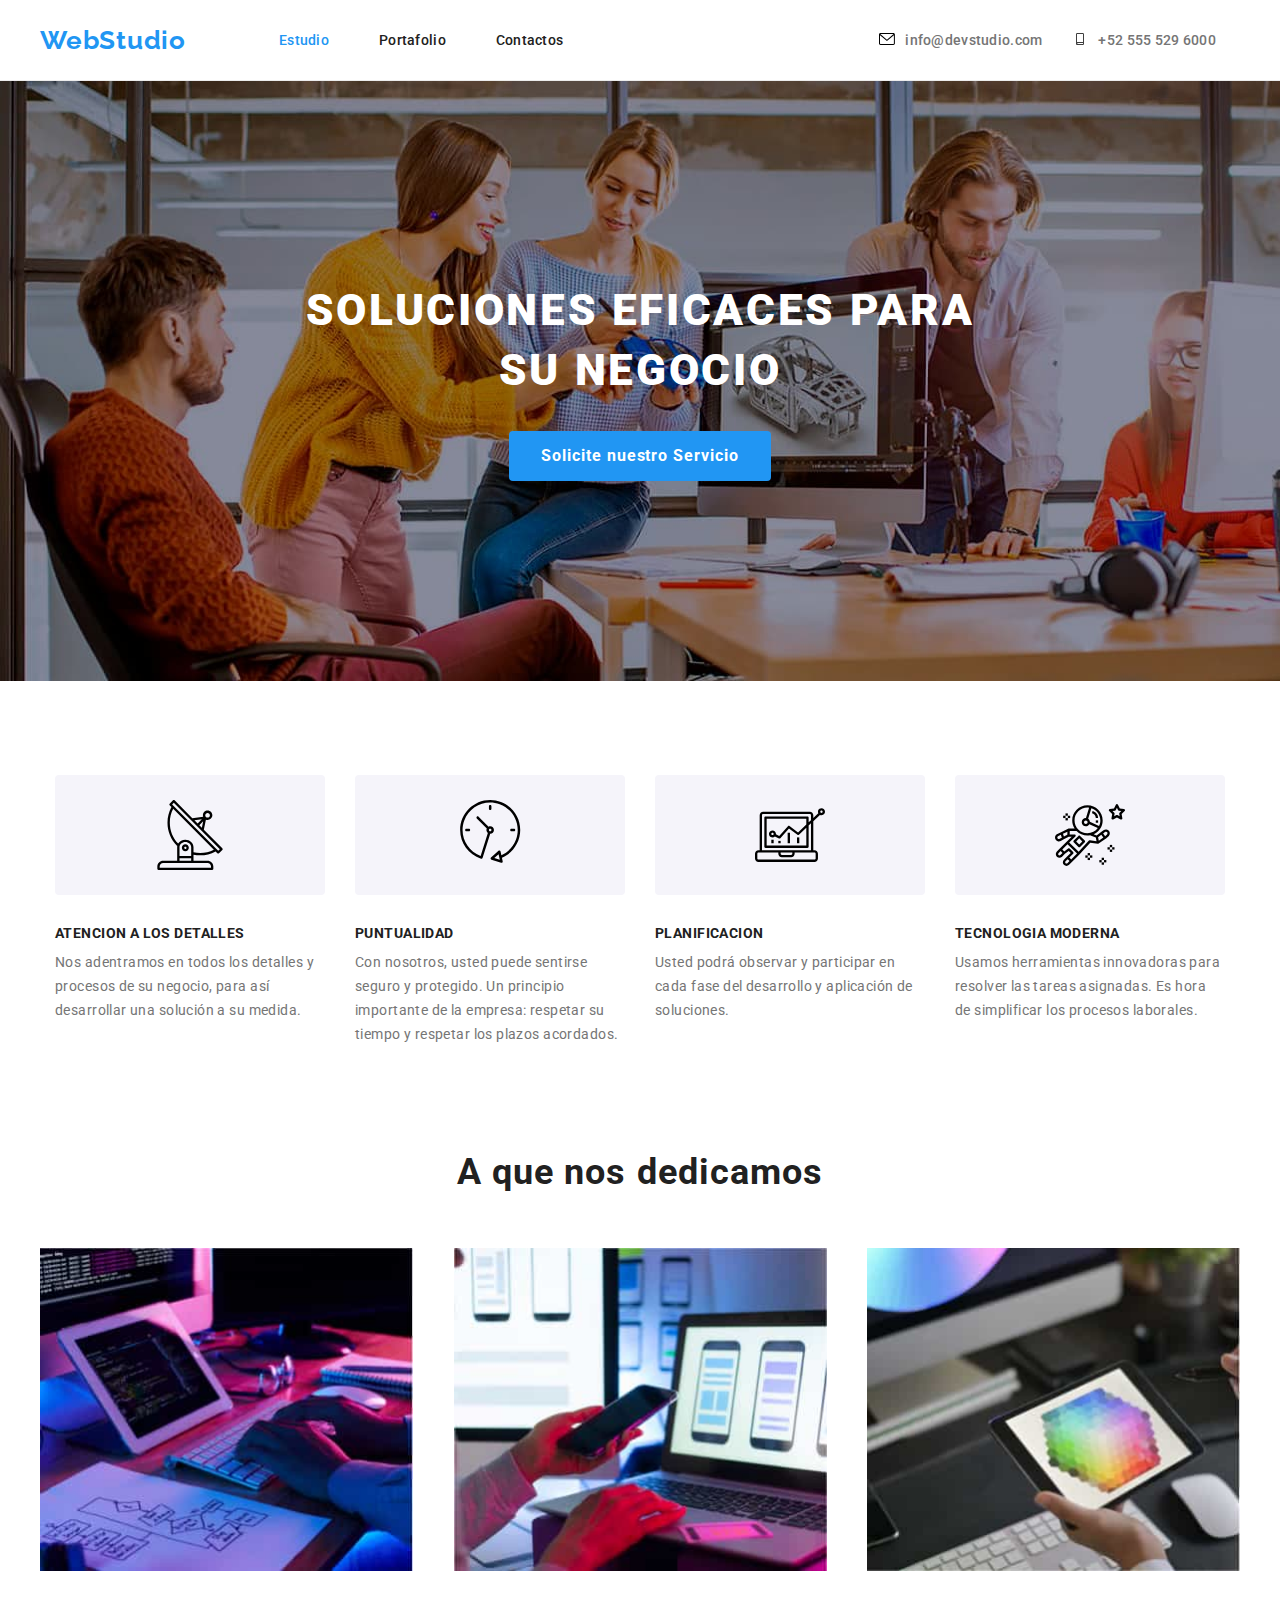
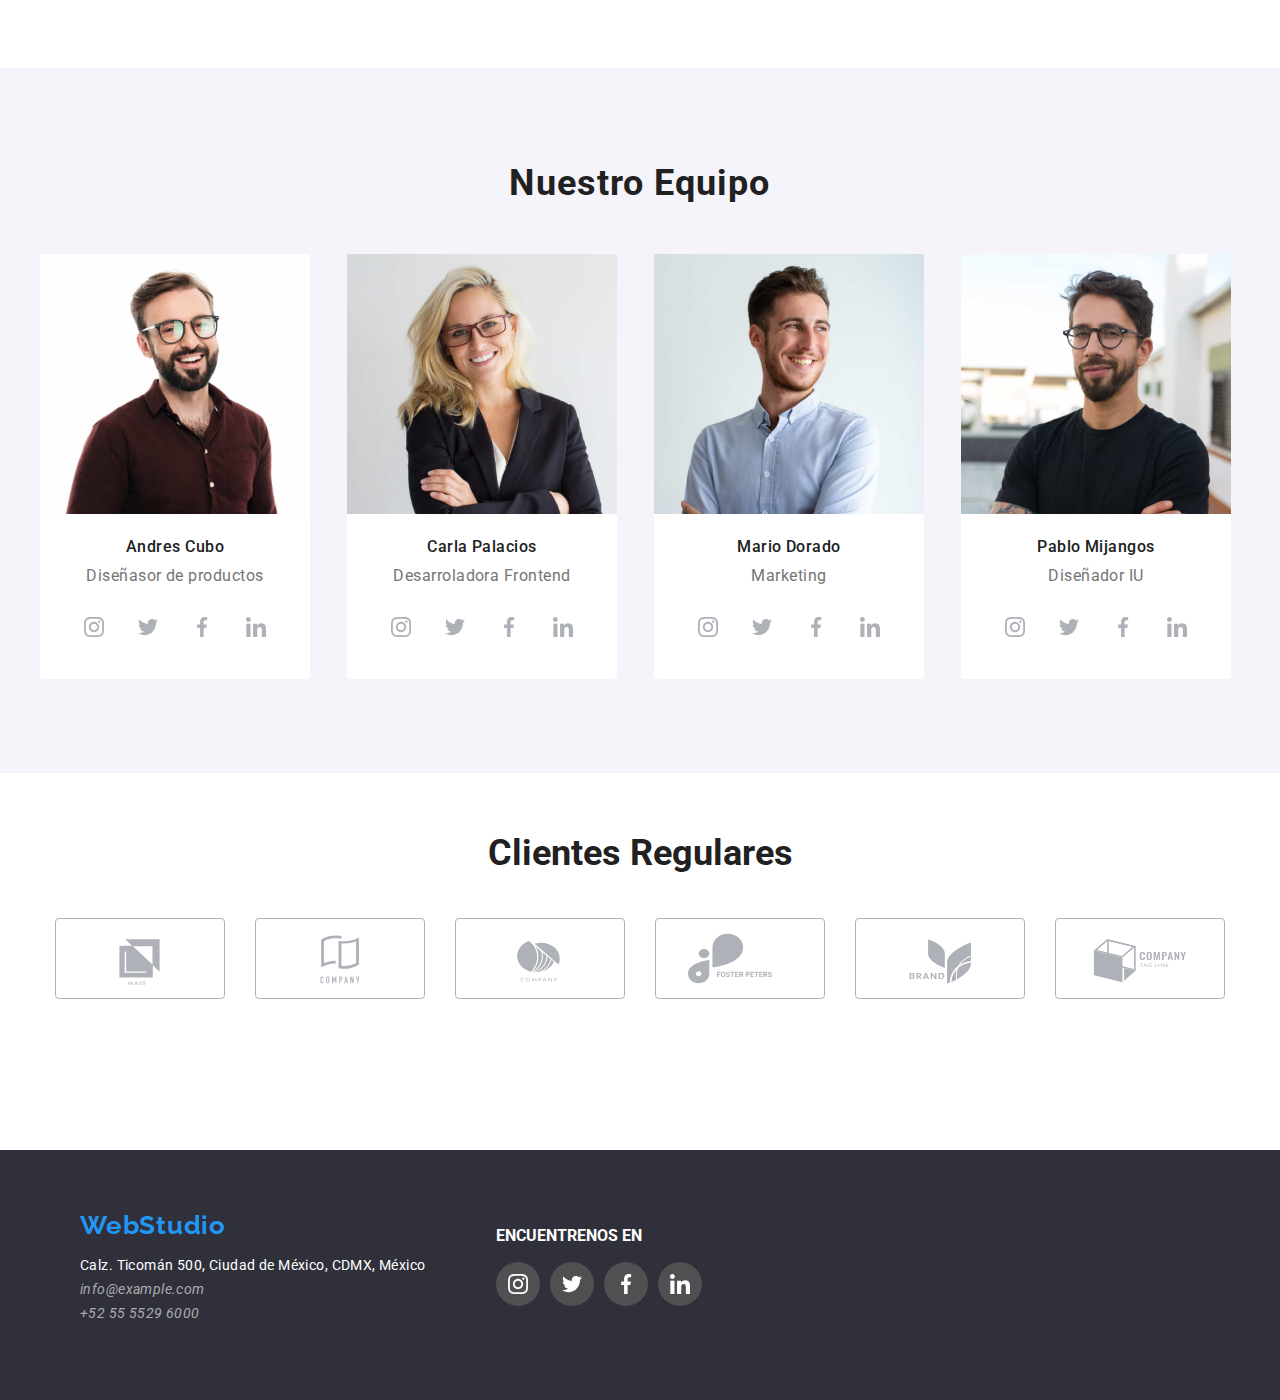
<file: index.html>
<!DOCTYPE html>
<html lang="es">
  <head>
    <meta charset="UTF-8" />
    <meta name="viewport" content="width=device-width, initial-scale=1.0" />
    <meta name="author" content="Laura Silva" />
    <title>Studio</title>
    <link
      rel="stylesheet"
      href="https://cdnjs.cloudflare.com/ajax/libs/modern-normalize/1.0.0/modern-normalize.min.css"
    />
    <link rel="stylesheet" href="./css/styles.css" />
  </head>
  <body>
    <header class="main_header">
      <!--Web studio puede ir en span ya que es solo una pequeña-->
      <!-- Es una norma que el icono sea un enlace -->
      <div class="navigation_container container">
        <span><a class="logo" href="#">WebStudio</a></span>
        <nav class="navigation">
          <ul class="navigation_bar">
            <li><a href="./index.html" class="nav_tap current">Estudio</a></li>
            <li><a href="./portafolio.html" class="nav_tap">Portafolio</a></li>
            <li><a href="#" class="nav_tap">Contactos</a></li>
          </ul>
        </nav>
        <ul class="navigation_links">
          <li class="contact_items">
            <a class="contact_header">
              <svg class="link_icon">
                <use href="./images/icons.svg/contactos.svg#icon-sobre"></use>
              </svg>
            </a>
            <a class="_link" href="mailto:info@devstudio.com">info@devstudio.com</a>
          </li>
          <li class="contact_items">
            <a class="contact_header">
              <svg class="link_icon">
                <use href="./images/icons.svg/contactos.svg#icon-telfono-inteligente"></use>
              </svg>
            </a>
            <a class="_link" href="tel:+525555296000">+52 555 529 6000</a>
          </li>
        </ul>
      </div>
    </header>
    <main>
      <section class="main_section principal">
        <div class="main_container container">
          <h1 class="main_title main__title-container">SOLUCIONES EFICACES PARA SU NEGOCIO</h1>
          <button class="request_button" type="button">Solicite nuestro Servicio</button>
        </div>
      </section>
      <section class="container des_container">
        <ul class="our_job_list job_container">
          <li class="first_important">
            <div class="icon_container">
              <svg class="svg-icon">
                <use href="./images/icons.svg/iconos.svg#icon-antena-1"></use>
              </svg>
            </div>
            <span class="job_title">ATENCION A LOS DETALLES</span>
            <p class="job_description">
              Nos adentramos en todos los detalles y procesos de su negocio, para así desarrollar
              una solución a su medida.
            </p>
          </li>
          <li class="second_important">
            <div class="icon_container">
              <svg class="svg-icon">
                <use href="./images/icons.svg/iconos.svg#icon-reloj-1"></use>
              </svg>
            </div>
            <span class="job_title">PUNTUALIDAD</span>
            <p class="job_description">
              Con nosotros, usted puede sentirse seguro y protegido. Un principio importante de la
              empresa: respetar su tiempo y respetar los plazos acordados.
            </p>
          </li>
          <li class="third_important">
            <div class="icon_container">
              <svg class="svg-icon">
                <use href="./images/icons.svg/iconos.svg#icon-diagrama-1"></use>
              </svg>
            </div>
            <span class="job_title">PLANIFICACION</span>
            <p class="job_description">
              Usted podrá observar y participar en cada fase del desarrollo y aplicación de
              soluciones.
            </p>
          </li>
          <li class="fourth_important">
            <div class="icon_container">
              <svg class="svg-icon">
                <use href="./images/icons.svg/iconos.svg#icon-astronauta-1"></use>
              </svg>
            </div>
            <span class="job_title">TECNOLOGIA MODERNA</span>
            <p class="job_description">
              Usamos herramientas innovadoras para resolver las tareas asignadas. Es hora de
              simplificar los procesos laborales.
            </p>
          </li>
        </ul>
      </section>
      <section class="work">
        <div class="container">
          <h2 class="what_we_do">A que nos dedicamos</h2>
          <ul class="jobpictures work_container">
            <li>
              <img src="./images/Trabajo/PrimeraImg.jpg" width="373" alt="Ipad mas teclado" />
            </li>
            <li>
              <img src="./images/Trabajo/Segundaimg.jpg" width="373" alt="Smartphone con PC" />
            </li>
            <li>
              <img src="./images/Trabajo/TerceraImg.jpg" width="373" alt="Ipad with colors" />
            </li>
          </ul>
        </div>
      </section>
      <section class="team">
        <div class="container">
          <h2 class="team_title">Nuestro Equipo</h2>
          <ul class="team_list members_container">
            <li class="first_team_member">
              <div class="div">
                <img
                  class="member_img"
                  src="./images/Equipo/AndresCubo.jpg"
                  width="270"
                  alt="Andres Cubo"
                />
                <div class="img_subtitle">
                  <h3 class="member_name">Andres Cubo</h3>
                  <p class="member_charge">Diseñasor de productos</p>
                </div>
                <ul class="icon_list">
                  <li class="icon-items">
                    <a class="team_focus" tabindex="0">
                      <svg class="icon">
                        <use href="./images/icons.svg/symbol-defs.svg#icon-instagram-2"></use>
                      </svg>
                    </a>
                  </li>
                  <li class="icon-items">
                    <a class="team_focus" tabindex="0">
                      <svg class="icon">
                        <use href="./images/icons.svg/symbol-defs.svg#icon-twitter-1"></use>
                      </svg>
                    </a>
                  </li>
                  <li class="icon-items">
                    <a class="team_focus" tabindex="0">
                      <svg class="icon">
                        <use href="./images/icons.svg/symbol-defs.svg#icon-facebook-1"></use>
                      </svg>
                    </a>
                  </li>
                  <li class="icon-items">
                    <a class="team_focus" tabindex="0">
                      <svg class="icon">
                        <use href="./images/icons.svg/symbol-defs.svg#icon-linkedin-1"></use>
                      </svg>
                    </a>
                  </li>
                </ul>
              </div>
            </li>
            <li class="second_team_member">
              <div class="div">
                <img
                  class="member_img"
                  src="./images/Equipo/CarlaPalacios.jpg"
                  width="270"
                  alt="Carla Palacios"
                />
                <div class="img_subtitle">
                  <h3 class="member_name">Carla Palacios</h3>
                  <p class="member_charge">Desarroladora Frontend</p>
                </div>
                <ul class="icon_list">
                  <li class="icon-items">
                    <a class="team_focus" tabindex="0">
                      <svg class="icon">
                        <use href="./images/icons.svg/symbol-defs.svg#icon-instagram-2"></use>
                      </svg>
                    </a>
                  </li>
                  <li class="icon-items">
                    <a class="team_focus" tabindex="0">
                      <svg class="icon">
                        <use href="./images/icons.svg/symbol-defs.svg#icon-twitter-1"></use>
                      </svg>
                    </a>
                  </li>
                  <li class="icon-items">
                    <a class="team_focus" tabindex="0">
                      <svg class="icon">
                        <use href="./images/icons.svg/symbol-defs.svg#icon-facebook-1"></use>
                      </svg>
                    </a>
                  </li>
                  <li class="icon-items">
                    <a class="team_focus" tabindex="0">
                      <svg class="icon">
                        <use href="./images/icons.svg/symbol-defs.svg#icon-linkedin-1"></use>
                      </svg>
                    </a>
                  </li>
                </ul>
              </div>
            </li>
            <li class="third_team_member">
              <div class="div">
                <img
                  class="member_img"
                  src="./images/Equipo/MarioDorado.jpg"
                  width="270"
                  alt="Mario Dorado"
                />
                <div class="img_subtitle">
                  <h3 class="member_name">Mario Dorado</h3>
                  <p class="member_charge">Marketing</p>
                </div>
                <ul class="icon_list">
                  <li class="icon-items">
                    <a class="team_focus" tabindex="0">
                      <svg class="icon">
                        <use href="./images/icons.svg/symbol-defs.svg#icon-instagram-2"></use>
                      </svg>
                    </a>
                  </li>
                  <li class="icon-items">
                    <a class="team_focus" tabindex="0">
                      <svg class="icon">
                        <use href="./images/icons.svg/symbol-defs.svg#icon-twitter-1"></use>
                      </svg>
                    </a>
                  </li>
                  <li class="icon-items">
                    <a class="team_focus" tabindex="0">
                      <svg class="icon">
                        <use href="./images/icons.svg/symbol-defs.svg#icon-facebook-1"></use>
                      </svg>
                    </a>
                  </li>
                  <li class="icon-items">
                    <a class="team_focus" tabindex="0">
                      <svg class="icon">
                        <use href="./images/icons.svg/symbol-defs.svg#icon-linkedin-1"></use>
                      </svg>
                    </a>
                  </li>
                </ul>
              </div>
            </li>
            <li class="fourth_team_member">
              <div class="div">
                <img
                  class="member_img"
                  src="./images/Equipo/PabloMijangos.jpg"
                  width="270"
                  alt="Pablo Mijangos"
                />
                <div class="img_subtitle">
                  <h3 class="member_name">Pablo Mijangos</h3>
                  <p class="member_charge">Diseñador IU</p>
                </div>
                <ul class="icon_list">
                  <li class="icon-items">
                    <a class="team_focus" tabindex="0">
                      <svg class="icon">
                        <use href="./images/icons.svg/symbol-defs.svg#icon-instagram-2"></use>
                      </svg>
                    </a>
                  </li>
                  <li class="icon-items">
                    <a class="team_focus" tabindex="0">
                      <svg class="icon">
                        <use href="./images/icons.svg/symbol-defs.svg#icon-twitter-1"></use>
                      </svg>
                    </a>
                  </li>
                  <li class="icon-items">
                    <a class="team_focus" tabindex="0">
                      <svg class="icon">
                        <use href="./images/icons.svg/symbol-defs.svg#icon-facebook-1"></use>
                      </svg>
                    </a>
                  </li>
                  <li class="icon-items">
                    <a class="team_focus" tabindex="0">
                      <svg class="icon">
                        <use href="./images/icons.svg/symbol-defs.svg#icon-linkedin-1"></use>
                      </svg>
                    </a>
                  </li>
                </ul>
              </div>
            </li>
          </ul>
        </div>
      </section>
      <section class="container client_maincont">
        <div class="clients_container">
          <h2 class="clientes">Clientes Regulares</h2>
          <ul class="clients_list">
            <li class="client">
              <a class="client_focus" tabindex="0">
                <svg class="client_icon">
                  <use href="./images/icons.svg/clientes.svg#icon-Logo"></use>
                </svg>
              </a>
            </li>
            <li class="client">
              <a class="client_focus" tabindex="0">
                <svg class="client_icon">
                  <use href="./images/icons.svg/clientes.svg#icon-company"></use>
                </svg>
              </a>
            </li>
            <li class="client">
              <a class="client_focus" tabindex="0">
                <svg class="client_icon">
                  <use href="./images/icons.svg/clientes.svg#icon-company-circle"></use>
                </svg>
              </a>
            </li>
            <li class="client">
              <a class="client_focus" tabindex="0">
                <svg class="client_icon">
                  <use href="./images/icons.svg/clientes.svg#icon-grupo"></use>
                </svg>
              </a>
            </li>
            <li class="client">
              <a class="client_focus" tabindex="0">
                <svg class="client_icon">
                  <use href="./images/icons.svg/clientes.svg#icon-Brand"></use>
                </svg>
              </a>
            </li>
            <li class="client">
              <a class="client_focus" tabindex="0">
                <svg class="client_icon">
                  <use href="./images/icons.svg/clientes.svg#icon-Tag-line"></use>
                </svg>
              </a>
            </li>
          </ul>
        </div>
      </section>
    </main>
    <footer class="pie_de_pagina">
      <div class="container footer_container">
        <div clas="fist_footsec">
          <span class="footer_logo">WebStudio</span>
          <address class="foot_contact">
            <ul class="foot_links">
              <li>
                <a class="contact_address" href="#GoogleMapsURl"
                  >Calz. Ticomán 500, Ciudad de México, CDMX, México</a
                >
              </li>
              <li><a class="contact" href="mailto:info@example.com">info@example.com</a></li>
              <li><a class="contact" href="tel:+525555296000">+52 55 5529 6000</a></li>
            </ul>
          </address>
        </div>
        <div class="second_footsec">
          <h3 class="end_title">ENCUENTRENOS EN</h3>
          <ul class="footer_list">
            <li class="footer_list_icon">
              <a class="foot_focus" tabindex="0">
                <svg class="footer_icon">
                  <use href="./images/icons.svg/symbol-defs.svg#icon-instagram-2"></use>
                </svg>
              </a>
            </li>
            <li class="footer_list_icon">
              <a class="foot_focus" tabindex="0">
                <svg class="footer_icon">
                  <use href="./images/icons.svg/symbol-defs.svg#icon-twitter-1"></use>
                </svg>
              </a>
            </li>
            <li class="footer_list_icon">
              <a class="foot_focus" tabindex="0">
                <svg class="footer_icon">
                  <use href="./images/icons.svg/symbol-defs.svg#icon-facebook-1"></use>
                </svg>
              </a>
            </li>
            <li class="footer_list_icon">
              <a class="foot_focus" tabindex="0">
                <svg class="footer_icon">
                  <use href="./images/icons.svg/symbol-defs.svg#icon-linkedin-1"></use>
                </svg>
              </a>
            </li>
          </ul>
        </div>
      </div>
    </footer>
  </body>
</html>
</file>
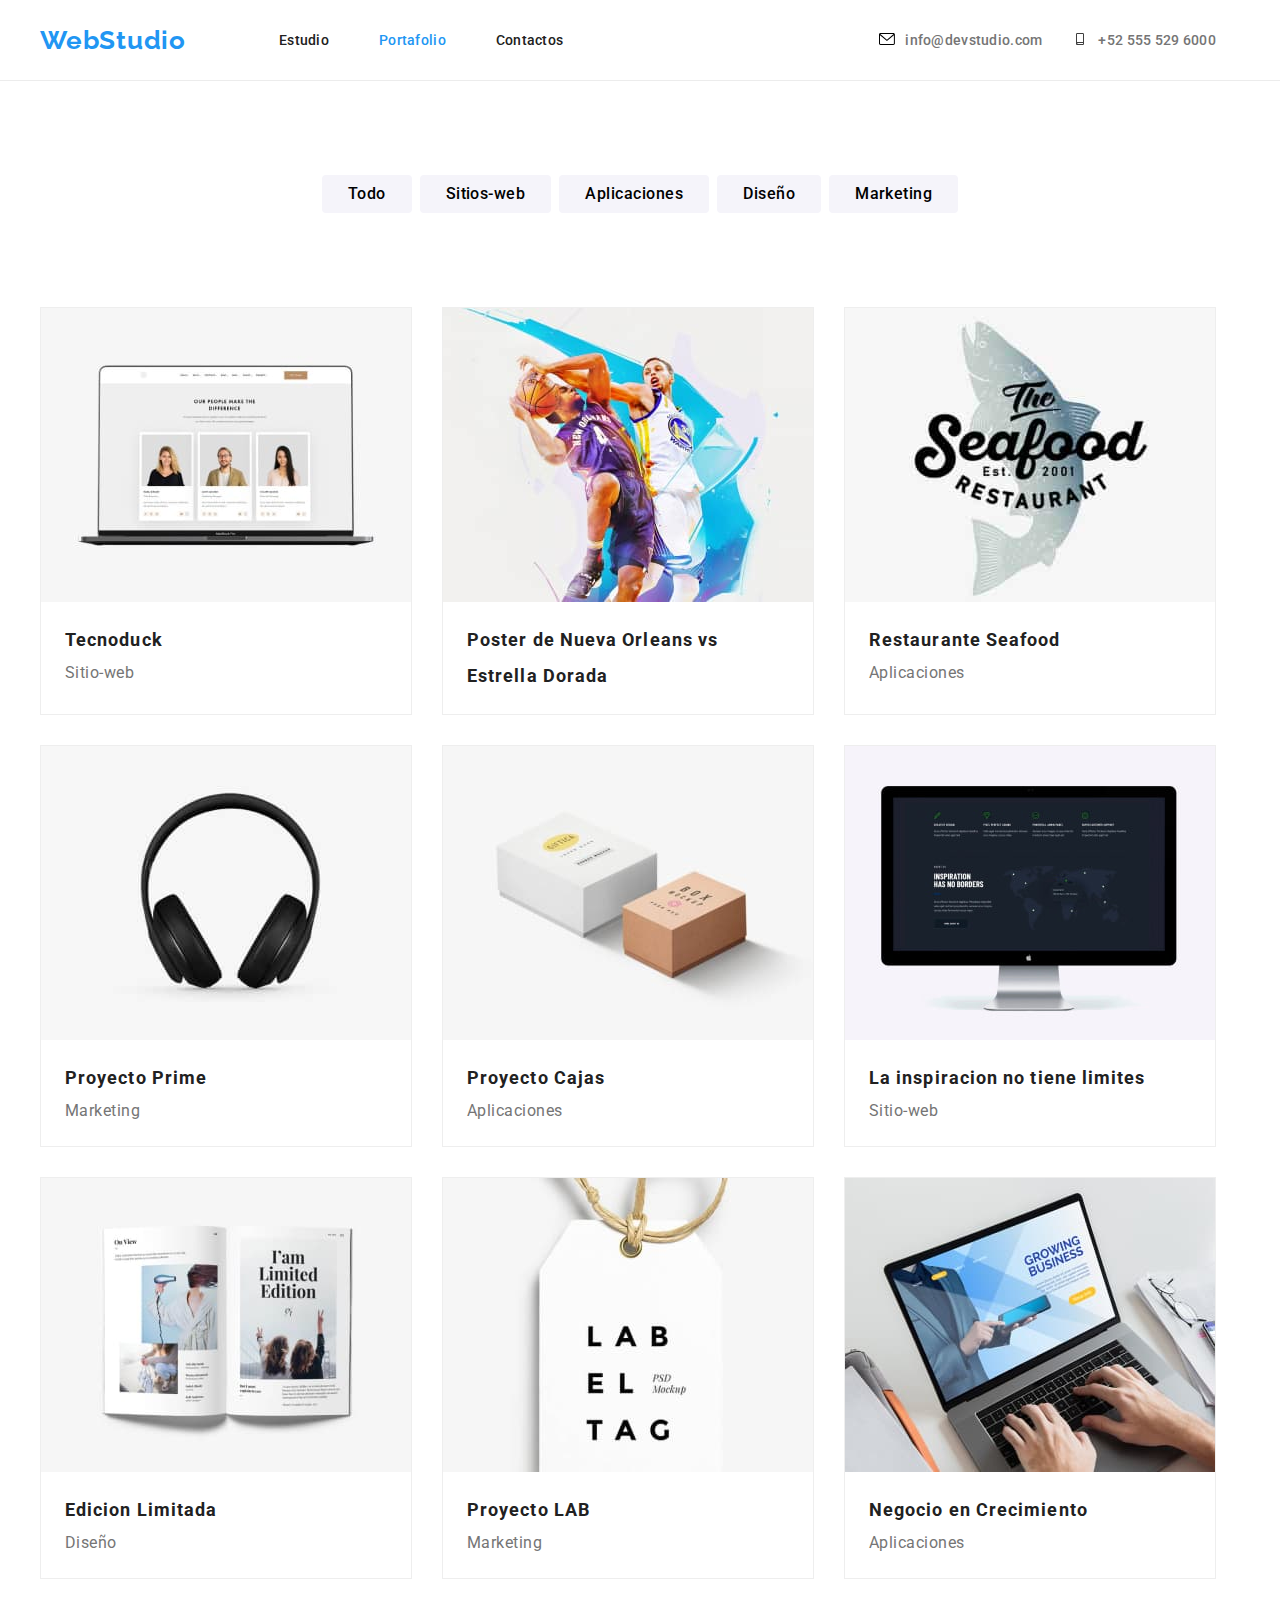
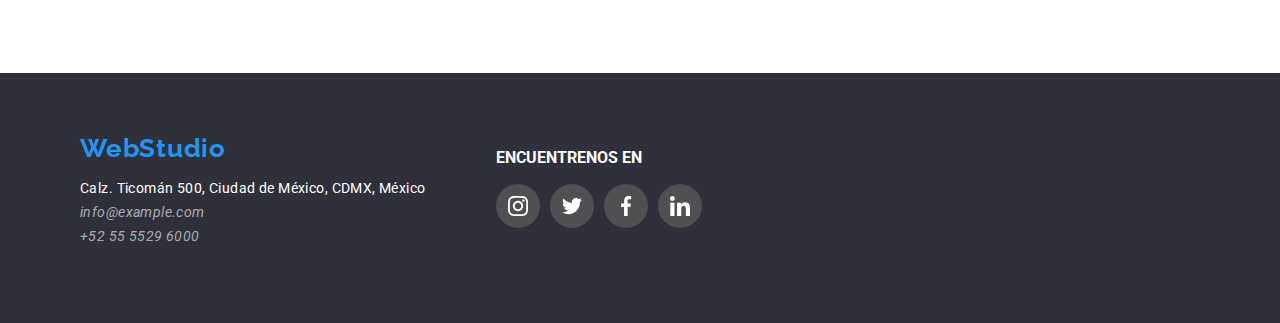
<file: portafolio.html>
<!DOCTYPE html>
<html lang="es">
  <head>
    <meta charset="UTF-8" />
    <meta name="viewport" content="width=device-width, initial-scale=1.0" />
    <meta name="author" content="Laura Silva" />
    <title>Portafolio</title>
    <link
      rel="stylesheet"
      href="https://cdnjs.cloudflare.com/ajax/libs/modern-normalize/1.0.0/modern-normalize.min.css"
    />
    <link rel="stylesheet" href="./css/styles.css" />
  </head>
  <body>
    <header class="main_header">
      <!--Web studio puede ir en span ya que es solo una pequeña-->
      <!-- Es una norma que el icono sea un enlace -->
      <div class="navigation_container container">
        <span><a class="logo" href="#">WebStudio</a></span>
        <nav class="navigation">
          <ul class="navigation_bar">
            <li><a href="./index.html" class="nav_tap">Estudio</a></li>
            <li><a href="./portafolio.html" class="nav_tap current">Portafolio</a></li>
            <li><a href="#" class="nav_tap">Contactos</a></li>
          </ul>
        </nav>
        <ul class="navigation_links">
          <li class="contact_items">
            <a class="contact_header">
              <svg class="link_icon">
                <use href="./images/icons.svg/contactos.svg#icon-sobre"></use>
              </svg>
            </a>
            <a class="_link" href="mailto:info@devstudio.com">info@devstudio.com</a>
          </li>
          <li class="contact_items">
            <a class="contact_header">
              <svg class="link_icon">
                <use href="./images/icons.svg/contactos.svg#icon-telfono-inteligente"></use>
              </svg>
            </a>
            <a class="_link" href="tel:+525555296000">+52 555 529 6000</a>
          </li>
        </ul>
      </div>
    </header>
    <main>
      <section class="main_buttons">
        <div class="container">
          <ul class="button_list button_container">
            <h1 class="hidden">Portfolio</h1>
            <li><button class="button_" type="button">Todo</button></li>
            <li><button class="button_" type="button">Sitios-web</button></li>
            <li><button class="button_" type="button">Aplicaciones</button></li>
            <li><button class="button_" type="button">Diseño</button></li>
            <li><button class="button_" type="button">Marketing</button></li>
          </ul>
        </div>
      </section>
      <section class="container project_container">
        <ul class="projects">
          <li class="ima-container">
            <img src="./images/Portafolio/tecnoduck.jpg" width="370" alt="tecnoduck" />
            <div class="border_description shape_description">
              <h2 class="pro-title">Tecnoduck</h2>
              <p class="pro_description">Sitio-web</p>
            </div>
          </li>
          <li class="ima-container">
            <img
              src="./images/Portafolio/poster no vs ed.jpg"
              width="370"
              alt="Poster de una competencia"
            />
            <div class="border_description shape_description">
              <h2 class="pro-title">Poster de Nueva Orleans vs Estrella Dorada</h2>
              <p class="pro_description des-esc">Diseño</p>
            </div>
          </li>
          <li class="ima-container">
            <img
              src="./images/Portafolio/resta seafood.jpg"
              width="370"
              alt="Restaurante seafood"
            />
            <div class="border_description shape_description">
              <h2 class="pro-title">Restaurante Seafood</h2>
              <p class="pro_description">Aplicaciones</p>
            </div>
          </li>
          <li class="ima-container">
            <img src="./images/Portafolio/p prime.jpg" width="370" alt="Proyecto Prime" />
            <div class="border_description shape_description">
              <h2 class="pro-title">Proyecto Prime</h2>
              <p class="pro_description">Marketing</p>
            </div>
          </li>
          <li class="ima-container">
            <img src="./images/Portafolio/p cajas.jpg" width="370" alt="cajas" />
            <div class="border_description shape_description">
              <h2 class="pro-title">Proyecto Cajas</h2>
              <p class="pro_description">Aplicaciones</p>
            </div>
          </li>
          <li class="ima-container">
            <img src="./images/Portafolio/inspiracion.jpg" width="370" alt="inspiracion" />
            <div class="border_description shape_description">
              <h2 class="pro-title">La inspiracion no tiene limites</h2>
              <p class="pro_description">Sitio-web</p>
            </div>
          </li>
          <li class="ima-container">
            <img src="./images/Portafolio/edicion limitada.jpg" width="370" alt="revista" />
            <div class="border_description shape_description">
              <h2 class="pro-title">Edicion Limitada</h2>
              <p class="pro_description">Diseño</p>
            </div>
          </li>
          <li class="ima-container">
            <img src="./images/Portafolio/p lab.jpg" width="370" alt="etiqueta" />
            <div class="border_description shape_description">
              <h2 class="pro-title">Proyecto LAB</h2>
              <p class="pro_description">Marketing</p>
            </div>
          </li>
          <li class="ima-container">
            <img src="./images/Portafolio/negocio.jpg" width="370" alt="portatil" />
            <div class="border_description shape_description">
              <h2 class="pro-title">Negocio en Crecimiento</h2>
              <p class="pro_description">Aplicaciones</p>
            </div>
          </li>
        </ul>
      </section>
    </main>
    <footer class="pie_de_pagina">
      <div class="container footer_container">
        <div clas="fist_footsec">
          <span class="footer_logo">WebStudio</span>
          <address class="foot_contact">
            <ul class="foot_links">
              <li>
                <a class="contact_address" href="#GoogleMapsURl"
                  >Calz. Ticomán 500, Ciudad de México, CDMX, México</a
                >
              </li>
              <li><a class="contact" href="mailto:info@example.com">info@example.com</a></li>
              <li><a class="contact" href="tel:+525555296000">+52 55 5529 6000</a></li>
            </ul>
          </address>
        </div>
        <div class="second_footsec">
          <h3 class="end_title">ENCUENTRENOS EN</h3>
          <ul class="footer_list">
            <li class="footer_list_icon">
              <a class="foot_focus" tabindex="0">
                <svg class="footer_icon">
                  <use href="./images/icons.svg/symbol-defs.svg#icon-instagram-2"></use>
                </svg>
              </a>
            </li>
            <li class="footer_list_icon">
              <a class="foot_focus" tabindex="0">
                <svg class="footer_icon">
                  <use href="./images/icons.svg/symbol-defs.svg#icon-twitter-1"></use>
                </svg>
              </a>
            </li>
            <li class="footer_list_icon">
              <a class="foot_focus" tabindex="0">
                <svg class="footer_icon">
                  <use href="./images/icons.svg/symbol-defs.svg#icon-facebook-1"></use>
                </svg>
              </a>
            </li>
            <li class="footer_list_icon">
              <a class="foot_focus" tabindex="0">
                <svg class="footer_icon">
                  <use href="./images/icons.svg/symbol-defs.svg#icon-linkedin-1"></use>
                </svg>
              </a>
            </li>
          </ul>
        </div>
      </div>
    </footer>
  </body>
</html>
</file>
<file: css/styles.css>
@import url('https://fonts.googleapis.com/css2?family=Raleway:wght@700&family=Roboto:wght@400;500;700;900&display=swap');
@import url('https://fonts.googleapis.com/css2?family=Roboto:wght@400;500;700;900&display=swap');

:root {
  --background-color: rgb(255, 255, 255);
  --letter-color: rgb(33, 33, 33);
  --select-color: rgb(33, 150, 243);
  --secondary-back: rgb(245, 244, 250);
  --footer-color: rgb(47, 48, 58);
  --descriptions: rgb(117, 117, 117);
  --footericons_background: rgb(80, 80, 82);
  --icons_color: rgb(175, 177, 184);
}

body {
  color: var(--letter-color);
  background: var(--background-color);
  font-family: roboto, relaway, sans-serif;
  font-size: 14px;
}

/* colores */
.main_section {
  background-color: var(--footer-color);
}
.team {
  background-color: var(--secondary-back);
}
.pie_de_pagina {
  background-color: var(--footer-color);
}

/* encabezado */
.logo {
  font-family: Raleway;
  text-decoration: none;
  color: var(--select-color);
  text-align: right;
  font-size: 26px;
  letter-spacing: 0.78px;
  font-style: normal;
  font-weight: 700;
  line-height: normal;
  /* box */
  padding: 24px 0% 25px 0px;
}
.navigation_bar .nav_tap {
  font-style: normal;
  font-weight: 500;
  line-height: normal;
  letter-spacing: 0.28px;
  text-decoration: none;
}
.navigation_bar {
  display: flex;
  list-style: none;
  column-gap: 50px;
  padding: 32px 0% 32px 93px;
  margin: 0;
}
.nav_tap {
  color: var(--letter-color);
}
.navigation_bar :hover {
  color: var(--select-color);
}
.navigation_bar :focus {
  color: var(--select-color);
}
.current {
  color: var(--select-color);
}

.navigation_links ._link {
  color: var(--descriptions);
  font-style: normal;
  font-weight: 500;
  line-height: normal;
  letter-spacing: 0.28px;
  text-decoration: none;
}
.navigation_links {
  display: flex;
  list-style: none;
  gap: 30px;
  padding: 32px 0px 32px 316px;
  margin: 0;
}
._link:hover,
._link:focus {
  color: var(--select-color);
}
.contact_items:hover > .contact_header,
.contact_items:focus > .contact_header {
  color: var(--select-color);
  fill: var(--select-color);
}
.main_header {
  border-bottom: solid 0.1px;
  border-color: #ececec;
}
.link_icon {
  width: 16px;
  height: 12px;
}

/* main section */
.main_title {
  color: var(--background-color);
  text-align: center;
  font-size: 44px;
  font-style: normal;
  font-weight: 900;
  line-height: 1.36;
  letter-spacing: 2.64px;
  text-transform: uppercase;
  width: 696px;
  height: 120px;
}

.request_button {
  text-align: center;
  border-radius: 4px;
  background-color: var(--select-color);
  color: var(--background-color);
  font-size: 16px;
  font-weight: 700;
  line-height: 1.87;
  letter-spacing: 0.96px;
  cursor: pointer;
  padding: 10px 32px;
  border: none;
}

/* primera descripcion */
.our_job_list {
  list-style: none;
}

.job_title {
  font-weight: 700;
  line-height: normal;
  letter-spacing: 0.42px;
  text-transform: uppercase;
}

.job_description {
  color: var(--descriptions);
  font-weight: 400;
  line-height: 1.71;
  letter-spacing: 0.42px;
  width: 270px;
  margin: 10px 0px;
}

/* lo que hacemos */
.what_we_do {
  text-align: center;
  font-size: 36px;
  font-weight: 700;
  line-height: normal;
  letter-spacing: 1.08px;
  margin: 0%;
  padding-bottom: 55.05px;
}
.jobpictures {
  list-style: none;
  padding: 0%;
}

/* nuestro team */
.team_list {
  list-style: none;
}
.team_title {
  text-align: center;
  font-size: 36px;
  font-weight: 700;
  line-height: normal;
  letter-spacing: 1.08px;
  margin: 0 auto;
}

.member_name {
  text-align: center;
  font-size: 16px;
  font-weight: 500;
  line-height: normal;
  letter-spacing: 0.48px;
  margin: 0%;
  margin-bottom: 10px;
}
.member_charge {
  color: var(--descriptions);
  text-align: center;
  font-size: 16px;
  font-weight: 400;
  line-height: normal;
  letter-spacing: 0.48px;
  margin: 0%;
}
.div {
  background-color: var(--background-color);
}

/* pie de pagina */
.footer_logo {
  color: var(--select-color);
  font-family: Raleway;
  font-size: 26px;
  font-weight: 700;
  line-height: normal;
  letter-spacing: 0.78px;
}
.foot_links .contact_address {
  color: var(--background-color);
  font-weight: 400;
  font-style: normal;
  line-height: 1.71;
  letter-spacing: 0.42px;
  text-decoration: none;
}
.foot_links .contact {
  color: rgba(255, 255, 255, 0.6);
  font-weight: 400;
  line-height: 1.71;
  letter-spacing: 0.42px;
  text-decoration: none;
}
.foot_links {
  list-style: none;
  padding: 0%;
}
.foot_links :hover {
  color: var(--select-color);
}
.pie_de_pagina {
  padding: 60px 80px;
}
.footer_container {
  display: flex;
  gap: 70px;
}
.end_title {
  color: var(--background-color);
}
.footer_list {
  list-style: none;
  display: flex;
  padding: 0%;
  gap: 10px;
}
.footer_icon {
  fill: var(--background-color);
  width: 20px;
  height: 20px;
  justify-content: flex-start;
  padding: 0%;
}
.foot_focus {
  background-color: var(--footericons_background);
  border-radius: 50px;
  display: flex;
  align-items: center;
  justify-content: center;
  cursor: pointer;
  width: 44px;
  height: 44px;
}
.foot_focus:hover {
  background-color: var(--select-color);
}

.foot_focus:focus {
  background-color: var(--select-color);
}

/* lista de botones de segunda pagina */
.button_ {
  text-align: center;
  font-size: 16px;
  font-weight: 500;
  line-height: 1.62;
  letter-spacing: 0.48px;
  border-radius: 4px;
  background: var(--secondary-back);
  border: none;
  cursor: pointer;
}
.button_:hover {
  background: var(--select-color);
  color: var(--background-color);
}
.button_:focus {
  background: var(--select-color);
  color: var(--background-color);
}
.button_list {
  list-style: none;
}

/*main section de la segunda pagina*/
.pro-title {
  font-size: 18px;
  font-weight: 700;
  line-height: 2;
  letter-spacing: 1.08px;
  width: 322px;
  margin: 0%;
}
.pro_description {
  margin: 0px;
  color: #757575;
  font-size: 16px;
  font-weight: 400;
  letter-spacing: 0.48px;
  line-height: 1.87;
}
.projects {
  display: flex;
  list-style: none;
  /*flex*/
  flex-wrap: wrap;
  gap: 30px;
  margin: 0px;
  padding: 0px;
}

/* contenedores */
.container {
  width: 1200px;
  margin: auto;
}

/*flex*/
.navigation_container {
  display: flex;
  align-items: center;
  margin: 0px auto;
}
.main__title-container {
  margin: 0;
}
.main_container {
  display: flex;
  flex-direction: column;
  justify-content: center;
  align-items: center;
  row-gap: 30px;
}
.job_container {
  display: flex;
  column-gap: 30px;
  margin: 0%;
  padding: 0px;
  flex-basis: calc((100% - 3 * 30px) / 4);
}
.work_container {
  display: flex;
  justify-content: space-between;
  margin: 0%;
  flex-basis: calc((100% - 2 * 30.26px) / 3);
  padding: 0%;
}
.members_container {
  display: flex;
  margin: 0%;
  margin-top: 50px;
  padding: 0px;
  column-gap: 37px;
  align-items: flex-start;
}
.des_container {
  display: flex;
  justify-content: center;
}

.button_list .button_ {
  padding: 6px 26px;
}
.button_list {
  display: flex;
  justify-content: center;
  align-items: center;
  column-gap: 8px;
  margin: auto;
  flex-basis: calc((100% - 4 * 8px) / 5);
  padding: 0;
}
.img_subtitle {
  padding: 20px 0px 20px 0px;
}
.div {
  border-radius: 4px;
}
section {
  padding: 94px 0px 94px 0px;
}
.border_description {
  height: 100%;
  padding: 20px 24px;
  margin: 0;
}
.ima-container {
  display: flex;
  flex-direction: column;
  border: solid 1px;
  border-color: #eeeeee;
  box-shadow: 0px 4px 4px rgba(0, 0, 0, 0.36%);
}
.ima-container:hover {
  box-shadow: 1px 4px 6px rgba(0, 0, 0, 2.56%), 0px 1px 1px rgba(0, 0, 0, 1.44%);
  cursor: pointer;
}
.ima-container:focus {
  box-shadow: 0px 1px 1px rgba(0, 0, 0, 1.44%);
}
.des-esc {
  display: none;
}
.main_buttons {
  display: flex;
  padding: 94px 0 0 0;
}
.hidden {
  display: none;
}
.work {
  padding-top: 0px;
}
.principal {
  padding: 200px 0px 200px 0px;
  background-image: url('../images/Background/principal_backimg.jpg');
  background-repeat: no-repeat;
  background-size: cover;
}
.icon_container {
  width: 270px;
  height: 120px;
  background-color: var(--secondary-back);
  margin-bottom: 30px;
  padding: 25px;
  border-radius: 4px;
}
svg {
  width: 70px;
  height: 70px;
}
.svg-icon {
  display: flex;
  width: 100%;
  justify-content: center;
  align-items: center;
}
.first_important {
  display: flex;
  flex-direction: column;
}
.icon_list {
  list-style: none;
  display: flex;
  gap: 10px;
  padding: 0px 0px 30px 0px;
  justify-content: center;
  align-items: center;
}
.icon {
  fill: var(--icons_color);
  width: 20px;
  height: 20px;
}
.team_focus {
  background-color: var(--background-color);
  border-radius: 50px;
  width: 44px;
  height: 44px;
  display: flex;
  justify-content: center;
  align-items: center;
  cursor: pointer;
}
.team_focus:hover,
.team_focus:focus {
  background-color: var(--select-color);
}
.team_focus:hover > .icon,
.team_focus:focus > .icon {
  fill: var(--background-color);
}

/*clients*/
.clientes {
  font-size: 36px;
  font-weight: 700;
  line-height: 1.17;
  padding: 0;
  margin: 0%;
  margin-bottom: 44px;
}
.client_icon {
  width: 106px;
  height: 52.82px;
  fill: var(--icons_color);
}

.clients_container {
  display: flex;
  flex-direction: column;
  justify-content: center;
  align-items: center;
  padding: 59px 0px 151px 0px;
}
.clients_list {
  list-style: none;
  display: flex;
  padding: 0;
  margin: 0%;
  gap: 30px;
}
.client_maincont {
  padding: 0%;
  margin: 0 auto;
}
.client_focus {
  width: 170px;
  height: 81px;
  border: solid 1px;
  border-radius: 4px;
  border-color: var(--icons_color);
  display: flex;
  justify-content: center;
  align-items: center;
  flex-basis: calc((100% - 5 * 30px) / 6);
  padding: 14px 32px;
}
.client_focus:hover > .client_icon,
.client_focus:focus > .client_icon {
  fill: var(--select-color);
}
.client_focus:hover,
.client_focus:focus {
  border-color: var(--select-color);
  cursor: pointer;
}

.contact_items {
  display: flex;
  align-items: center;
  flex-basis: calc((100% - 1 * 30px) / 2);
  gap: 10px;
}
</file>
